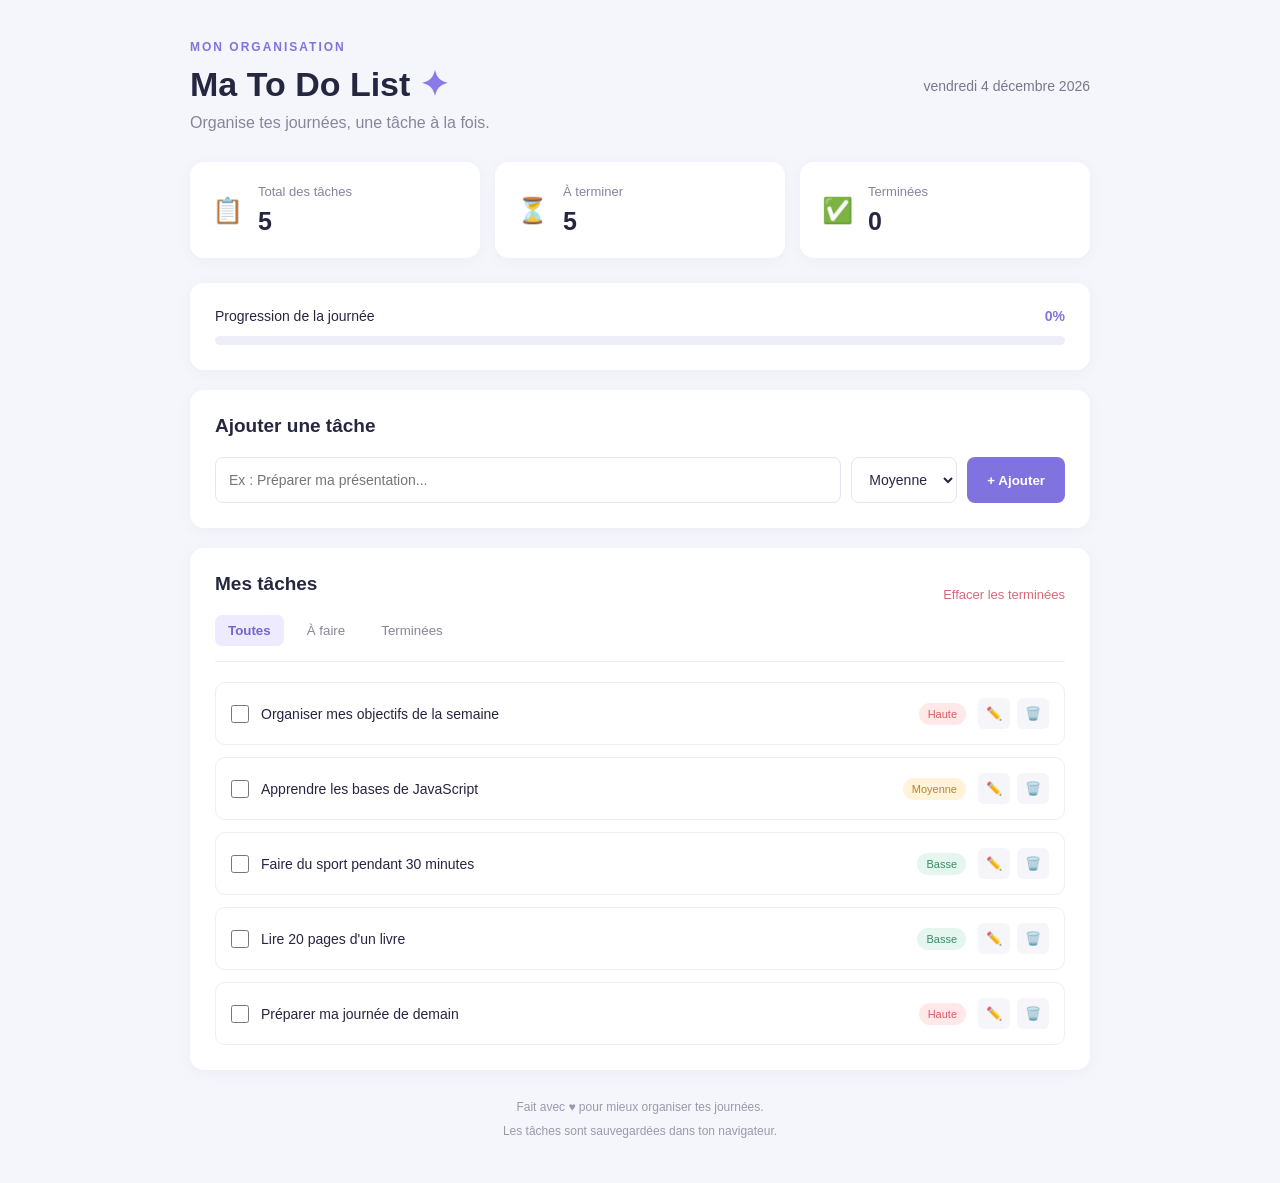
<file: index.html>
<!DOCTYPE html>
<html lang="fr">
<head>
    <meta charset="UTF-8">
    <meta name="viewport" content="width=device-width, initial-scale=1.0">
    <title>Ma To Do List</title>
    <link rel="stylesheet" href="style.css">
</head>
<body>

    <main class="container">
        <header class="header">
            <div>
                <p class="subtitle">MON ORGANISATION</p>
                <h1>Ma To Do List <span>✦</span></h1>
                <p class="description">Organise tes journées, une tâche à la fois.</p>
            </div>
            <div class="date" id="currentDate"></div>
        </header>

        <section class="stats">
            <div class="stat-card">
                <span class="stat-icon">📋</span>
                <div>
                    <p>Total des tâches</p>
                    <h2 id="totalTasks">0</h2>
                </div>
            </div>
            <div class="stat-card">
                <span class="stat-icon">⏳</span>
                <div>
                    <p>À terminer</p>
                    <h2 id="remainingTasks">0</h2>
                </div>
            </div>
            <div class="stat-card">
                <span class="stat-icon">✅</span>
                <div>
                    <p>Terminées</p>
                    <h2 id="completedTasks">0</h2>
                </div>
            </div>
        </section>

        <section class="progress-section">
            <div class="progress-info">
                <span>Progression de la journée</span>
                <strong id="progressPercent">0%</strong>
            </div>
            <div class="progress-bar">
                <div id="progressFill"></div>
            </div>
        </section>

        <section class="task-section">
            <h2>Ajouter une tâche</h2>

            <form id="taskForm">
                <input
                    type="text"
                    id="taskInput"
                    placeholder="Ex : Préparer ma présentation..."
                    maxlength="120"
                    required
                >
                <select id="priorityInput" aria-label="Priorité">
                    <option value="low">Basse</option>
                    <option value="medium" selected>Moyenne</option>
                    <option value="high">Haute</option>
                </select>
                <button type="submit" class="add-button">
                    + Ajouter
                </button>
            </form>
        </section>

        <section class="task-section">
            <div class="list-header">
                <h2>Mes tâches</h2>
                <button id="clearCompleted" class="clear-button">
                    Effacer les terminées
                </button>
            </div>

            <div class="filters">
                <button class="filter active" data-filter="all">Toutes</button>
                <button class="filter" data-filter="active">À faire</button>
                <button class="filter" data-filter="completed">Terminées</button>
            </div>

            <div id="taskList" class="task-list"></div>

            <p id="emptyMessage" class="empty-message" hidden>
                Aucune tâche ici pour le moment. Profite de ce moment ! 🎉
            </p>
        </section>

        <footer>
            <p>Fait avec ♥ pour mieux organiser tes journées.</p>
            <p>Les tâches sont sauvegardées dans ton navigateur.</p>
        </footer>
    </main>

    <script src="script.js"></script>
</body>
</html>
</file>
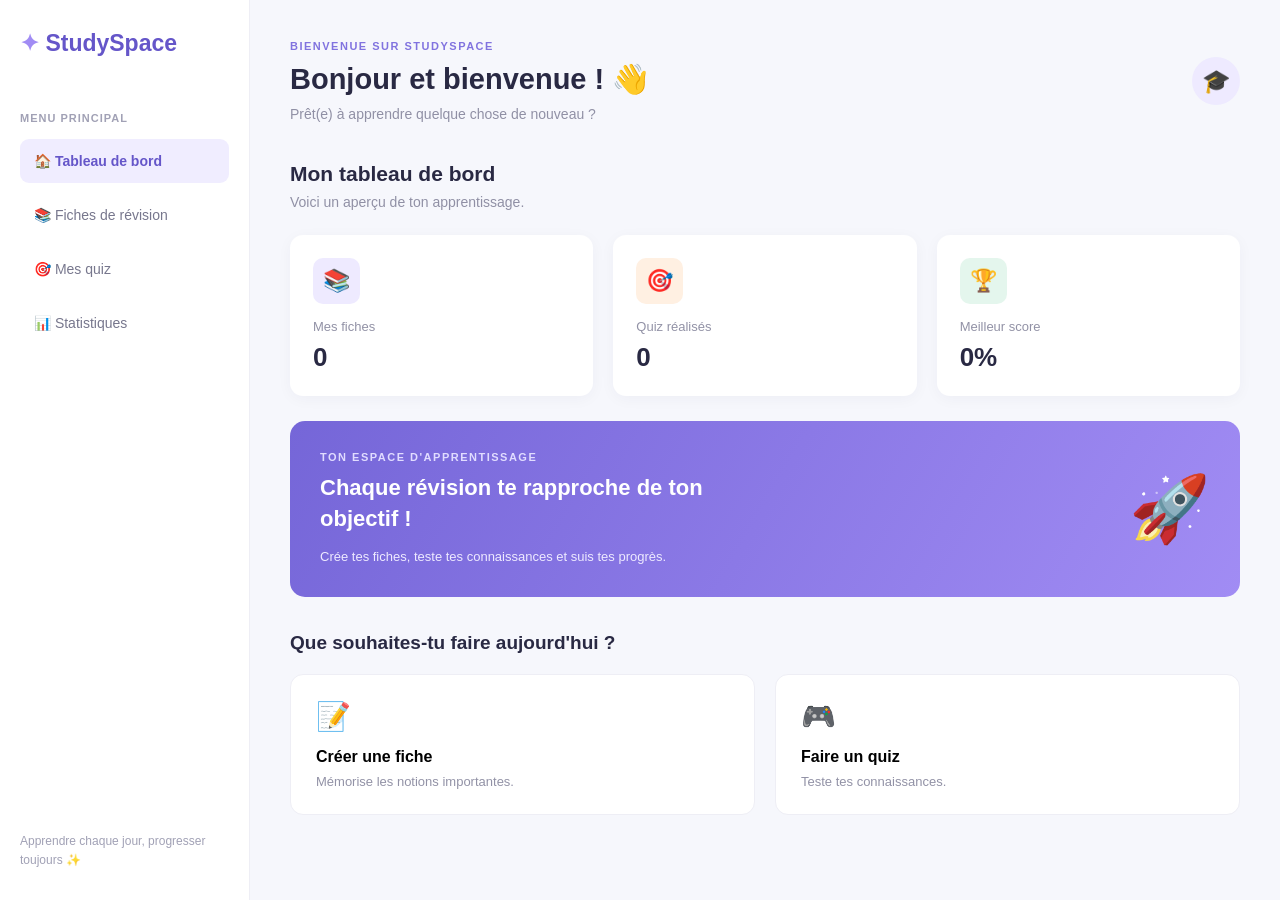
<file: studyspace-quiz/index.html>
<!DOCTYPE html>
<html lang="fr">
<head>
    <meta charset="UTF-8">
    <meta name="viewport" content="width=device-width, initial-scale=1.0">

    <title>StudySpace - Apprendre autrement</title>

    <link rel="stylesheet" href="style.css">
</head>

<body>

    <div class="app-container">

        <!-- Barre latérale -->
        <aside class="sidebar">

            <div class="logo">
                <span>✦</span> StudySpace
            </div>

            <p class="menu-title">MENU PRINCIPAL</p>

            <nav>
                <button class="nav-button active" data-section="dashboard">
                    🏠 Tableau de bord
                </button>

                <button class="nav-button" data-section="flashcards">
                    📚 Fiches de révision
                </button>

                <button class="nav-button" data-section="quiz">
                    🎯 Mes quiz
                </button>

                <button class="nav-button" data-section="statistics">
                    📊 Statistiques
                </button>
            </nav>

            <div class="sidebar-footer">
                <p>Apprendre chaque jour, progresser toujours ✨</p>
            </div>

        </aside>


        <!-- Contenu principal -->
        <main class="main-content">

            <header class="topbar">
                <div>
                    <p class="welcome">BIENVENUE SUR STUDYSPACE</p>
                    <h1>Bonjour et bienvenue ! 👋</h1>
                    <p class="subtitle">
                        Prêt(e) à apprendre quelque chose de nouveau ?
                    </p>
                </div>

                <div class="profile">
                    <span>🎓</span>
                </div>
            </header>


            <!-- Tableau de bord -->
            <section id="dashboard" class="page-section active">

                <div class="section-heading">
                    <h2>Mon tableau de bord</h2>
                    <p>Voici un aperçu de ton apprentissage.</p>
                </div>

                <div class="stats-grid">

                    <div class="stat-card">
                        <span class="stat-icon purple">📚</span>
                        <p>Mes fiches</p>
                        <h3 id="totalFlashcards">0</h3>
                    </div>

                    <div class="stat-card">
                        <span class="stat-icon orange">🎯</span>
                        <p>Quiz réalisés</p>
                        <h3 id="totalQuizzes">0</h3>
                    </div>

                    <div class="stat-card">
                        <span class="stat-icon green">🏆</span>
                        <p>Meilleur score</p>
                        <h3 id="bestScore">0%</h3>
                    </div>

                </div>

                <div class="welcome-card">
                    <div>
                        <p class="card-label">TON ESPACE D'APPRENTISSAGE</p>
                        <h2>Chaque révision te rapproche de ton objectif !</h2>
                        <p>
                            Crée tes fiches, teste tes connaissances
                            et suis tes progrès.
                        </p>
                    </div>

                    <span class="welcome-emoji">🚀</span>
                </div>

                <div class="quick-actions">
                    <h2>Que souhaites-tu faire aujourd'hui ?</h2>

                    <div class="action-grid">

                        <button class="action-card" data-section="flashcards">
                            <span>📝</span>
                            <h3>Créer une fiche</h3>
                            <p>Mémorise les notions importantes.</p>
                        </button>

                        <button class="action-card" data-section="quiz">
                            <span>🎮</span>
                            <h3>Faire un quiz</h3>
                            <p>Teste tes connaissances.</p>
                        </button>

                    </div>
                </div>

            </section>


            <!-- Fiches de révision -->
            <section id="flashcards" class="page-section">

                <div class="section-heading">
                    <h2>Mes fiches de révision</h2>
                    <p>Apprends et mémorise à ton rythme.</p>
                </div>

                <div class="content-placeholder">
                    <span>📚</span>
                    <h3>Mes futures fiches de révision</h3>
                    <p>Nous allons bientôt pouvoir créer et consulter tes fiches.</p>
                </div>

            </section>


            <!-- Quiz -->
            <section id="quiz" class="page-section">

                <div class="section-heading">
                    <h2>Mes quiz</h2>
                    <p>Teste tes connaissances et relève des défis.</p>
                </div>

                <div class="content-placeholder">
                    <span>🎯</span>
                    <h3>Prêt(e) à relever le défi ?</h3>
                    <p>Nous allons bientôt construire ton premier quiz.</p>
                </div>

            </section>


            <!-- Statistiques -->
            <section id="statistics" class="page-section">

                <div class="section-heading">
                    <h2>Mes statistiques</h2>
                    <p>Découvre tes progrès au fil du temps.</p>
                </div>

                <div class="content-placeholder">
                    <span>📊</span>
                    <h3>Ton évolution apparaîtra ici</h3>
                    <p>Tu pourras suivre tes performances après tes premiers quiz.</p>
                </div>

            </section>

        </main>

    </div>

    <script src="script.js"></script>

</body>
</html>
</file>
<file: style.css>
* {
    margin: 0;
    padding: 0;
    box-sizing: border-box;
}

body {
    font-family: Arial, sans-serif;
    background: #f5f6fc;
    color: #252640;
    min-height: 100vh;
    padding: 40px 20px;
}

.container {
    max-width: 900px;
    margin: auto;
}

.header {
    display: flex;
    justify-content: space-between;
    align-items: center;
    gap: 20px;
    margin-bottom: 30px;
}

.subtitle {
    color: #8173df;
    font-size: 12px;
    font-weight: bold;
    letter-spacing: 2px;
    margin-bottom: 10px;
}

h1 {
    font-size: 34px;
    margin-bottom: 10px;
}

h1 span {
    color: #8979e9;
}

.description {
    color: #85869a;
}

.date {
    color: #77788c;
    font-size: 14px;
    text-align: right;
}

.stats {
    display: grid;
    grid-template-columns: repeat(3, 1fr);
    gap: 15px;
    margin-bottom: 25px;
}

.stat-card {
    background: white;
    padding: 22px;
    border-radius: 14px;
    display: flex;
    align-items: center;
    gap: 15px;
    box-shadow: 0 3px 15px rgba(30, 30, 70, 0.04);
}

.stat-icon {
    font-size: 25px;
}

.stat-card p {
    color: #85869a;
    font-size: 13px;
    margin-bottom: 8px;
}

.stat-card h2 {
    font-size: 25px;
}

.progress-section,
.task-section {
    background: white;
    padding: 25px;
    border-radius: 14px;
    margin-bottom: 20px;
    box-shadow: 0 3px 15px rgba(30, 30, 70, 0.04);
}

.progress-info {
    display: flex;
    justify-content: space-between;
    margin-bottom: 12px;
    font-size: 14px;
}

.progress-info strong {
    color: #8173df;
}

.progress-bar {
    background: #eeedfa;
    height: 9px;
    border-radius: 20px;
    overflow: hidden;
}

#progressFill {
    width: 0%;
    height: 100%;
    background: #8979e9;
    border-radius: 20px;
    transition: width 0.3s ease;
}

.task-section h2 {
    font-size: 19px;
    margin-bottom: 20px;
}

#taskForm {
    display: flex;
    gap: 10px;
}

input, select {
    padding: 13px;
    border: 1px solid #e5e5ef;
    border-radius: 8px;
    outline: none;
    font-size: 14px;
    background: white;
    color: #252640;
}

input:focus, select:focus {
    border-color: #8979e9;
}

#taskInput {
    flex: 1;
    min-width: 0;
}

.add-button {
    background: #8173df;
    color: white;
    border: none;
    border-radius: 8px;
    padding: 13px 20px;
    cursor: pointer;
    font-weight: bold;
}

.add-button:hover {
    background: #6e60cc;
}

.list-header {
    display: flex;
    justify-content: space-between;
    align-items: center;
    gap: 10px;
}

.clear-button {
    background: transparent;
    border: none;
    color: #d36b79;
    cursor: pointer;
    font-size: 13px;
}

.filters {
    display: flex;
    gap: 10px;
    margin-bottom: 20px;
    border-bottom: 1px solid #eeeeF4;
    padding-bottom: 15px;
}

.filter {
    background: transparent;
    border: none;
    padding: 8px 13px;
    border-radius: 7px;
    cursor: pointer;
    color: #85869a;
}

.filter.active {
    background: #eeebff;
    color: #7565d5;
    font-weight: bold;
}

.task-list {
    display: flex;
    flex-direction: column;
    gap: 12px;
}

.task-item {
    display: flex;
    align-items: center;
    gap: 12px;
    padding: 15px;
    border: 1px solid #eeeeF4;
    border-radius: 10px;
}

.task-checkbox {
    width: 18px;
    height: 18px;
    accent-color: #8173df;
    cursor: pointer;
    flex-shrink: 0;
}

.task-content {
    flex: 1;
    min-width: 0;
}

.task-name {
    font-size: 14px;
    overflow-wrap: anywhere;
}

.task-item.done .task-name {
    text-decoration: line-through;
    color: #aaa;
}

.priority {
    font-size: 11px;
    padding: 5px 9px;
    border-radius: 20px;
    white-space: nowrap;
}

.priority.high {
    background: #ffe8e8;
    color: #d65b64;
}

.priority.medium {
    background: #fff3d9;
    color: #b9852b;
}

.priority.low {
    background: #e4f6ed;
    color: #398d68;
}

.task-actions {
    display: flex;
    gap: 7px;
}

.task-actions button {
    border: none;
    background: #f5f5fa;
    padding: 8px;
    border-radius: 6px;
    cursor: pointer;
    font-size: 13px;
}

.task-actions button:hover {
    background: #e9e7fa;
}

.empty-message {
    text-align: center;
    padding: 30px 10px;
    color: #9292a4;
    font-size: 14px;
}

footer {
    text-align: center;
    color: #9999aa;
    font-size: 12px;
    line-height: 2;
    margin-top: 25px;
}

/* Responsive : tablettes et mobiles */

@media (max-width: 650px) {
    body {
        padding: 25px 12px;
    }

    .header {
        flex-direction: column;
        align-items: flex-start;
    }

    .date {
        text-align: left;
    }

    h1 {
        font-size: 27px;
    }

    .stats {
        grid-template-columns: 1fr;
    }

    .stat-card {
        padding: 15px;
    }

    #taskForm {
        flex-direction: column;
    }

    #taskForm input,
    #taskForm select,
    #taskForm button {
        width: 100%;
    }

    .task-section,
    .progress-section {
        padding: 18px;
    }

    .task-item {
        flex-wrap: wrap;
    }

    .task-actions {
        margin-left: auto;
    }

    .list-header {
        align-items: flex-start;
    }

    .filters {
        gap: 3px;
    }

    .filter {
        padding: 8px;
        font-size: 12px;
    }
}
</file>
<file: studyspace-quiz/style.css>
* {
    margin: 0;
    padding: 0;
    box-sizing: border-box;
}

body {
    font-family: Arial, sans-serif;
    background: #f6f7fc;
    color: #292943;
}

.app-container {
    display: flex;
    min-height: 100vh;
}

/* Barre latérale */

.sidebar {
    width: 250px;
    background: white;
    padding: 30px 20px;
    display: flex;
    flex-direction: column;
    border-right: 1px solid #eeeef5;
}

.logo {
    font-size: 23px;
    font-weight: bold;
    color: #6556c9;
    margin-bottom: 55px;
}

.logo span {
    color: #a18cf4;
}

.menu-title {
    font-size: 11px;
    color: #a1a1b5;
    font-weight: bold;
    letter-spacing: 1px;
    margin-bottom: 15px;
}

.sidebar nav {
    display: flex;
    flex-direction: column;
    gap: 10px;
}

.nav-button {
    padding: 14px;
    border: none;
    background: transparent;
    text-align: left;
    border-radius: 9px;
    cursor: pointer;
    color: #77778d;
    font-size: 14px;
}

.nav-button:hover,
.nav-button.active {
    background: #f0edff;
    color: #6556c9;
    font-weight: bold;
}

.sidebar-footer {
    margin-top: auto;
    color: #a1a1b5;
    font-size: 12px;
    line-height: 1.6;
}

/* Contenu principal */

.main-content {
    flex: 1;
    padding: 40px;
    min-width: 0;
}

.topbar {
    display: flex;
    justify-content: space-between;
    align-items: center;
    margin-bottom: 40px;
    gap: 15px;
}

.welcome,
.card-label {
    font-size: 11px;
    letter-spacing: 1.5px;
    color: #8173df;
    font-weight: bold;
    margin-bottom: 10px;
}

.topbar h1 {
    font-size: 29px;
    margin-bottom: 10px;
}

.subtitle,
.section-heading p {
    color: #9090a5;
    font-size: 14px;
}

.profile {
    background: #eeeaff;
    border-radius: 50%;
    width: 48px;
    height: 48px;
    display: grid;
    place-items: center;
    font-size: 23px;
    flex-shrink: 0;
}

/* Sections */

.page-section {
    display: none;
}

.page-section.active {
    display: block;
}

.section-heading {
    margin-bottom: 25px;
}

.section-heading h2 {
    font-size: 21px;
    margin-bottom: 8px;
}

/* Statistiques */

.stats-grid {
    display: grid;
    grid-template-columns: repeat(3, 1fr);
    gap: 20px;
    margin-bottom: 25px;
}

.stat-card {
    background: white;
    border-radius: 13px;
    padding: 23px;
    box-shadow: 0 3px 15px rgba(30,30,70,0.04);
}

.stat-icon {
    display: inline-block;
    font-size: 22px;
    padding: 10px;
    border-radius: 10px;
    margin-bottom: 15px;
}

.purple {
    background: #eeeaff;
}

.orange {
    background: #fff0e2;
}

.green {
    background: #e4f6ed;
}

.stat-card p {
    color: #9292a6;
    font-size: 13px;
    margin-bottom: 8px;
}

.stat-card h3 {
    font-size: 26px;
}

/* Carte de bienvenue */

.welcome-card {
    background: linear-gradient(120deg, #7566d8, #a18cf4);
    color: white;
    padding: 30px;
    border-radius: 15px;
    display: flex;
    align-items: center;
    justify-content: space-between;
    gap: 20px;
    margin-bottom: 35px;
}

.welcome-card .card-label {
    color: #e1dcff;
}

.welcome-card h2 {
    font-size: 22px;
    max-width: 450px;
    margin-bottom: 12px;
    line-height: 1.4;
}

.welcome-card p:last-child {
    font-size: 13px;
    color: #eeeaff;
    line-height: 1.6;
}

.welcome-emoji {
    font-size: 65px;
}

/* Actions rapides */

.quick-actions h2 {
    font-size: 19px;
    margin-bottom: 20px;
}

.action-grid {
    display: grid;
    grid-template-columns: repeat(2, 1fr);
    gap: 20px;
}

.action-card {
    background: white;
    border: 1px solid #eeeef5;
    border-radius: 13px;
    padding: 25px;
    text-align: left;
    cursor: pointer;
    transition: transform 0.2s;
}

.action-card:hover {
    transform: translateY(-4px);
}

.action-card span {
    font-size: 28px;
}

.action-card h3 {
    margin: 15px 0 8px;
    font-size: 16px;
}

.action-card p {
    font-size: 13px;
    color: #9292a6;
}

/* Sections en construction */

.content-placeholder {
    background: white;
    padding: 65px 20px;
    text-align: center;
    border-radius: 14px;
}

.content-placeholder span {
    font-size: 45px;
}

.content-placeholder h3 {
    margin: 18px 0 10px;
}

.content-placeholder p {
    color: #9292a6;
    font-size: 14px;
}

/* Responsive */

@media (max-width: 800px) {
    .sidebar {
        width: 210px;
    }

    .main-content {
        padding: 25px;
    }

    .stats-grid {
        grid-template-columns: 1fr;
    }
}

@media (max-width: 600px) {
    .app-container {
        flex-direction: column;
    }

    .sidebar {
        width: 100%;
        padding: 18px;
        border-right: none;
        border-bottom: 1px solid #eeeef5;
    }

    .logo {
        margin-bottom: 20px;
    }

    .menu-title,
    .sidebar-footer {
        display: none;
    }

    .sidebar nav {
        flex-direction: row;
        overflow-x: auto;
        padding-bottom: 5px;
    }

    .nav-button {
        white-space: nowrap;
        font-size: 12px;
        padding: 10px;
    }

    .main-content {
        padding: 22px 15px;
    }

    .topbar h1 {
        font-size: 23px;
    }

    .welcome-card {
        padding: 22px;
    }

    .welcome-card h2 {
        font-size: 18px;
    }

    .welcome-emoji {
        font-size: 40px;
    }

    .action-grid {
        grid-template-columns: 1fr;
    }
}
</file>
